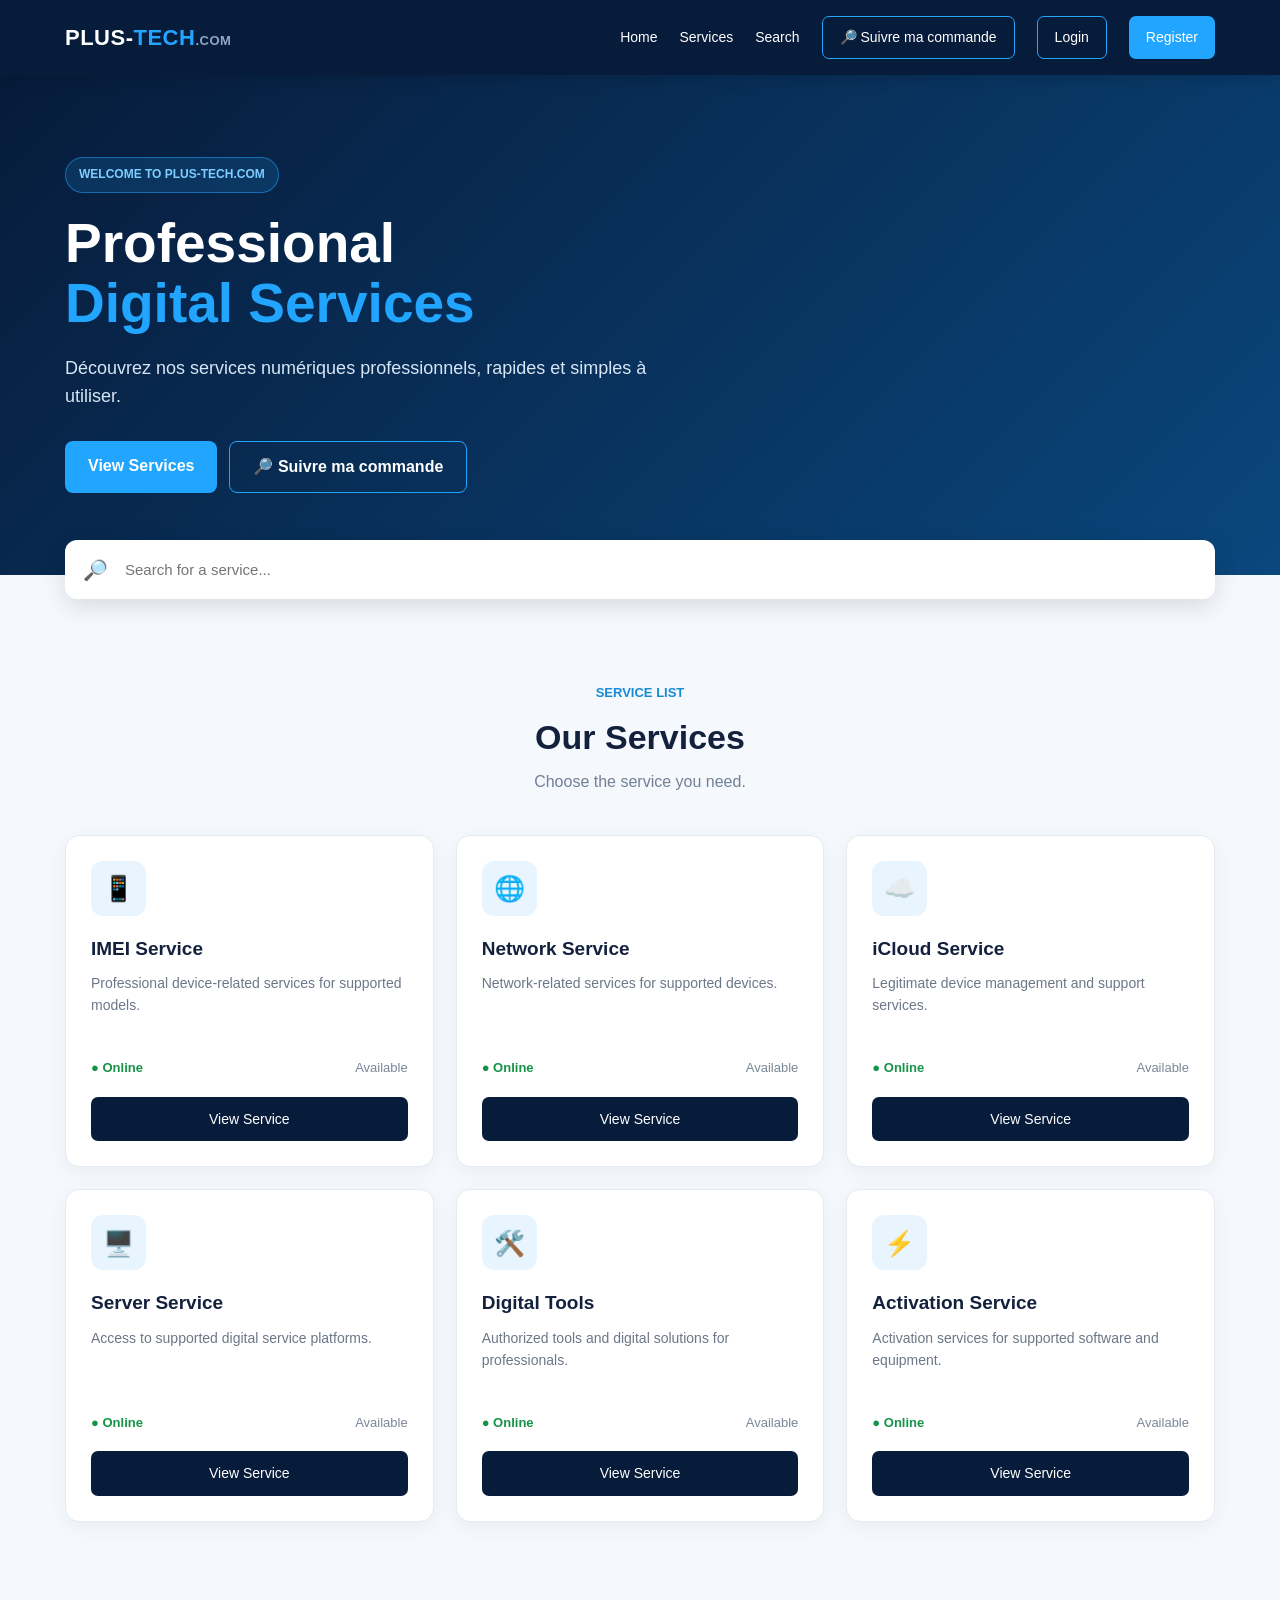
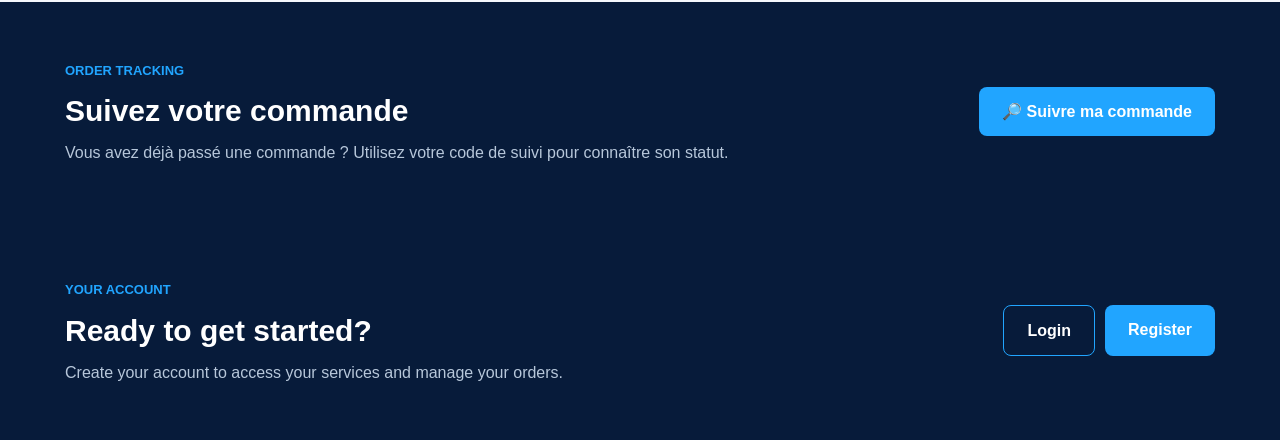
<file: index.html>
<!DOCTYPE html>
<html lang="fr">
<head>
  <meta charset="UTF-8">
  <meta name="viewport" content="width=device-width, initial-scale=1.0">

  <title>PLUS-TECH.COM | Professional Digital Services</title>
  <meta name="description" content="PLUS-TECH.COM - Professional digital services and solutions.">

  <link rel="stylesheet" href="style.css">
</head>

<body>

  <!-- HEADER -->
  <header class="header">
    <div class="container nav-container">

      <a href="#" class="logo">
        PLUS-<span>TECH</span><small>.COM</small>
      </a>

      <nav class="nav">
        <a href="#home">Home</a>
        <a href="services.html">Services</a>
        <a href="#search">Search</a>

        <!-- SUIVI -->
        <a href="suivi.html" class="login-btn">
          🔎 Suivre ma commande
        </a>

        <a href="#login" class="login-btn">Login</a>
        <a href="#register" class="register-btn">Register</a>
      </nav>

    </div>
  </header>


  <!-- HERO -->
  <main>

    <section class="hero" id="home">
      <div class="container hero-content">

        <div class="hero-text">

          <span class="badge">
            WELCOME TO PLUS-TECH.COM
          </span>

          <h1>
            Professional
            <span>Digital Services</span>
          </h1>

          <p>
            Découvrez nos services numériques professionnels,
            rapides et simples à utiliser.
          </p>

          <div class="hero-buttons">

            <a href="#services" class="primary-btn">
              View Services
            </a>

            <a href="suivi.html" class="secondary-btn">
              🔎 Suivre ma commande
            </a>

          </div>

        </div>

      </div>
    </section>


    <!-- SEARCH -->
    <section class="search-section" id="search">

      <div class="container">

        <div class="search-box">

          <span>🔎</span>

          <input
            type="text"
            id="serviceSearch"
            placeholder="Search for a service..."
          >

        </div>

      </div>

    </section>


    <!-- SERVICES -->
    <section
      class="services-section"
      id="services"
    >

      <div class="container">

        <div class="section-title">

          <span>SERVICE LIST</span>

          <h2>Our Services</h2>

          <p>
            Choose the service you need.
          </p>

        </div>


        <div
          class="services-grid"
          id="servicesGrid"
        >


          <!-- SERVICE 1 -->
          <article class="service-card">

            <div class="service-icon">
              📱
            </div>

            <h3>
              IMEI Service
            </h3>

            <p>
              Professional device-related services
              for supported models.
            </p>

            <div class="service-info">

              <span class="status">
                ● Online
              </span>

              <span>
                Available
              </span>

            </div>

            <a
              href="imei-service.html"
              class="service-btn"
            >
              View Service
            </a>

          </article>


          <!-- SERVICE 2 -->
          <article class="service-card">

            <div class="service-icon">
              🌐
            </div>

            <h3>
              Network Service
            </h3>

            <p>
              Network-related services for
              supported devices.
            </p>

            <div class="service-info">

              <span class="status">
                ● Online
              </span>

              <span>
                Available
              </span>

            </div>

            <a
              href="#"
              class="service-btn"
            >
              View Service
            </a>

          </article>


          <!-- SERVICE 3 -->
          <article class="service-card">

            <div class="service-icon">
              ☁️
            </div>

            <h3>
              iCloud Service
            </h3>

            <p>
              Legitimate device management
              and support services.
            </p>

            <div class="service-info">

              <span class="status">
                ● Online
              </span>

              <span>
                Available
              </span>

            </div>

            <a
              href="#"
              class="service-btn"
            >
              View Service
            </a>

          </article>


          <!-- SERVICE 4 -->
          <article class="service-card">

            <div class="service-icon">
              🖥️
            </div>

            <h3>
              Server Service
            </h3>

            <p>
              Access to supported digital
              service platforms.
            </p>

            <div class="service-info">

              <span class="status">
                ● Online
              </span>

              <span>
                Available
              </span>

            </div>

            <a
              href="#"
              class="service-btn"
            >
              View Service
            </a>

          </article>


          <!-- SERVICE 5 -->
          <article class="service-card">

            <div class="service-icon">
              🛠️
            </div>

            <h3>
              Digital Tools
            </h3>

            <p>
              Authorized tools and digital
              solutions for professionals.
            </p>

            <div class="service-info">

              <span class="status">
                ● Online
              </span>

              <span>
                Available
              </span>

            </div>

            <a
              href="#"
              class="service-btn"
            >
              View Service
            </a>

          </article>


          <!-- SERVICE 6 -->
          <article class="service-card">

            <div class="service-icon">
              ⚡
            </div>

            <h3>
              Activation Service
            </h3>

            <p>
              Activation services for supported
              software and equipment.
            </p>

            <div class="service-info">

              <span class="status">
                ● Online
              </span>

              <span>
                Available
              </span>

            </div>

            <a
              href="#"
              class="service-btn"
            >
              View Service
            </a>

          </article>


        </div>

      </div>

    </section>


    <!-- ORDER TRACKING -->
    <section class="account-section">

      <div class="container account-content">

        <div>

          <span>
            ORDER TRACKING
          </span>

          <h2>
            Suivez votre commande
          </h2>

          <p>
            Vous avez déjà passé une commande ?
            Utilisez votre code de suivi pour
            connaître son statut.
          </p>

        </div>


        <div class="account-buttons">

          <a
            href="suivi.html"
            class="primary-btn"
          >
            🔎 Suivre ma commande
          </a>

        </div>

      </div>

    </section>


    <!-- ACCOUNT -->
    <section class="account-section">

      <div class="container account-content">

        <div>

          <span>
            YOUR ACCOUNT
          </span>

          <h2>
            Ready to get started?
          </h2>

          <p>
            Create your account to access your services
            and manage your orders.
          </p>

        </div>


        <div class="account-buttons">

          <a
            href="#login"
            class="secondary-btn"
          >
            Login
          </a>

          <a
            href="#register"
            class="primary-btn"
          >
            Register
          </a>

        </div>
</file>
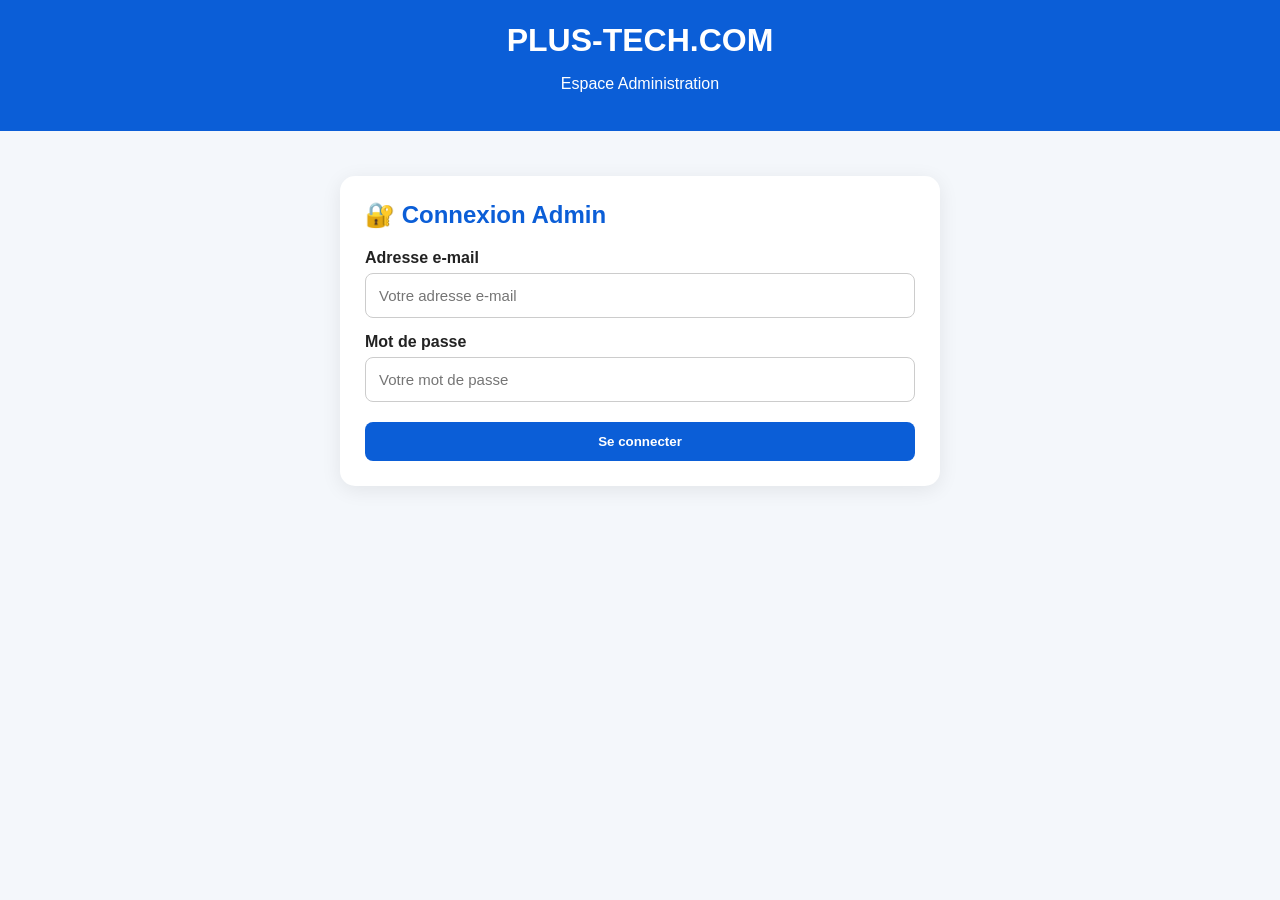
<file: admin.html>
<!DOCTYPE html>
<html lang="fr">
<head>
  <meta charset="UTF-8">
  <meta name="viewport" content="width=device-width, initial-scale=1.0">
  <title>Administration - PLUS-TECH.COM</title>

  <style>
    * {
      box-sizing: border-box;
    }

    body {
      margin: 0;
      font-family: Arial, sans-serif;
      background: #f4f7fb;
      color: #222;
    }

    header {
      background: #0b5ed7;
      color: white;
      text-align: center;
      padding: 22px 15px;
    }

    header h1 {
      margin: 0;
    }

    .container {
      max-width: 1200px;
      margin: 30px auto;
      padding: 15px;
    }

    .card {
      background: white;
      padding: 25px;
      border-radius: 15px;
      box-shadow: 0 4px 20px rgba(0,0,0,0.08);
    }

    h2 {
      color: #0b5ed7;
      margin-top: 0;
    }

    label {
      display: block;
      margin-top: 15px;
      margin-bottom: 6px;
      font-weight: bold;
    }

    input {
      width: 100%;
      padding: 13px;
      border: 1px solid #ccc;
      border-radius: 8px;
      font-size: 15px;
    }

    button {
      padding: 12px 18px;
      border: 0;
      border-radius: 8px;
      background: #0b5ed7;
      color: white;
      font-weight: bold;
      cursor: pointer;
    }

    button:disabled {
      background: #777;
      cursor: not-allowed;
    }

    .login-button {
      width: 100%;
      margin-top: 20px;
    }

    .logout {
      background: #dc3545;
      float: right;
    }

    .refresh {
      margin-bottom: 20px;
    }

    #loginPanel {
      max-width: 600px;
      margin: auto;
    }

    #adminPanel {
      display: none;
    }

    #message {
      margin-top: 18px;
      padding: 13px;
      border-radius: 8px;
      display: none;
      white-space: pre-wrap;
      word-break: break-word;
    }

    .error {
      display: block !important;
      background: #f8d7da;
      color: #842029;
    }

    .success {
      display: block !important;
      background: #d1e7dd;
      color: #0f5132;
    }

    .table-container {
      overflow-x: auto;
      margin-top: 20px;
    }

    table {
      width: 100%;
      min-width: 1050px;
      border-collapse: collapse;
    }

    th,
    td {
      padding: 12px;
      border-bottom: 1px solid #ddd;
      text-align: left;
      vertical-align: top;
    }

    th {
      background: #0b5ed7;
      color: white;
    }

    tr:hover {
      background: #f5f8ff;
    }

    .status-box {
      display: flex;
      flex-direction: column;
      gap: 8px;
      min-width: 150px;
    }

    .status-select {
      width: 100%;
      padding: 9px;
      border: 1px solid #ccc;
      border-radius: 7px;
      font-size: 14px;
      background: white;
    }

    .save-status {
      background: #198754;
      padding: 9px 12px;
      font-size: 13px;
    }

    .save-status:disabled {
      background: #777;
    }

    .empty {
      text-align: center;
      padding: 30px;
      color: #666;
    }

    .top-bar {
      overflow: hidden;
      margin-bottom: 20px;
    }

    .top-bar h2 {
      display: inline-block;
      margin: 0;
    }

    .date {
      white-space: nowrap;
    }

    #ordersMessage {
      margin-top: 10px;
      padding: 10px;
      border-radius: 8px;
      display: none;
    }

    @media (max-width: 700px) {
      .card {
        padding: 18px;
      }

      .top-bar h2 {
        display: block;
        margin-bottom: 15px;
      }

      .logout {
        float: none;
        width: 100%;
        margin-bottom: 15px;
      }
    }
  </style>
</head>

<body>

<header>
  <h1>PLUS-TECH.COM</h1>
  <p>Espace Administration</p>
</header>

<div class="container">

  <!-- CONNEXION -->
  <div class="card" id="loginPanel">

    <h2>🔐 Connexion Admin</h2>

    <form id="loginForm">

      <label for="email">Adresse e-mail</label>

      <input
        type="email"
        id="email"
        placeholder="Votre adresse e-mail"
        required
      >

      <label for="password">Mot de passe</label>

      <input
        type="password"
        id="password"
        placeholder="Votre mot de passe"
        required
      >

      <button
        type="submit"
        class="login-button"
        id="loginButton"
      >
        Se connecter
      </button>

    </form>

    <div id="message"></div>

  </div>


  <!-- ESPACE ADMIN -->
  <div class="card" id="adminPanel">

    <div class="top-bar">

      <button
        class="logout"
        id="logoutButton"
      >
        Se déconnecter
      </button>

      <h2>📋 Gestion des commandes</h2>

    </div>

    <button
      class="refresh"
      id="refreshButton"
    >
      🔄 Actualiser les commandes
    </button>

    <div id="ordersMessage"></div>

    <div class="table-container">

      <table>

        <thead>

          <tr>
            <th>Date</th>
            <th>Nom</th>
            <th>Téléphone</th>
            <th>Service</th>
            <th>IMEI</th>
            <th>Appareil</th>
            <th>Demande</th>
            <th>Statut</th>
          </tr>

        </thead>

        <tbody id="ordersBody">

          <tr>
            <td colspan="8" class="empty">
              Chargement des commandes...
            </td>
          </tr>

        </tbody>

      </table>

    </div>

  </div>

</div>


<script>

const SUPABASE_URL =
  "https://swbjlvwttlpjfrnvbrwv.supabase.co";

const SUPABASE_KEY =
  "sb_publishable_Pjp5z2zXmhft_bcuInMc2A_PKIEYRq1";


const loginForm =
  document.getElementById("loginForm");

const loginPanel =
  document.getElementById("loginPanel");

const adminPanel =
  document.getElementById("adminPanel");

const message =
  document.getElementById("message");

const loginButton =
  document.getElementById("loginButton");

const logoutButton =
  document.getElementById("logoutButton");

const refreshButton =
  document.getElementById("refreshButton");

const ordersBody =
  document.getElementById("ordersBody");


function showMessage(text, type) {

  message.textContent = text;
  message.className = type;
  message.style.display = "block";

}


function showOrdersMessage(text, type) {

  const box =
    document.getElementById("ordersMessage");

  box.textContent = text;
  box.className = type;
  box.style.display = "block";

}


function escapeHTML(value) {

  if (value === null || value === undefined) {
    return "";
  }

  return String(value)
    .replace(/&/g, "&amp;")
    .replace(/</g, "&lt;")
    .replace(/>/g, "&gt;")
    .replace(/"/g, "&quot;")
    .replace(/'/g, "&#039;");

}


/* =========================
   MODIFICATION DU STATUT
========================= */

async function updateOrderStatus(orderId, newStatus, button) {

  const accessToken =
    localStorage.getItem("plusTechAccessToken");

  if (!accessToken) {
    alert("Session expirée. Veuillez vous reconnecter.");
    return;
  }

  button.disabled = true;
  button.textContent = "⏳ Enregistrement...";

  try {

    const response = await fetch(
      SUPABASE_URL +
      "/rest/v1/orders?id=eq." +
      encodeURIComponent(orderId),
      {
        method: "PATCH",

        headers: {
          "apikey": SUPABASE_KEY,
          "Authorization": "Bearer " + accessToken,
          "Content-Type": "application/json",
          "Prefer": "return=minimal"
        },

        body: JSON.stringify({
          status: newStatus
        })
      }
    );

    const responseText =
      await response.text();

    if (!response.ok) {

      throw new Error(
        "Supabase (" +
        response.status +
        ") : " +
        responseText
      );

    }

    button.textContent = "✅ Enregistré";

    showOrdersMessage(
      "✅ Le statut de la commande a été mis à jour.",
      "success"
    );

    setTimeout(function() {
      button.textContent = "Enregistrer";
    }, 1500);

  } catch (error) {

    console.error(error);

    button.textContent = "❌ Erreur";

    showOrdersMessage(
      "❌ Impossible de modifier le statut : " +
      error.message,
      "error"
    );

    setTimeout(function() {
      button.textContent = "Enregistrer";
    }, 2000);

  } finally {

    button.disabled = false;

  }

}


/* =========================
   CHARGEMENT COMMANDES
========================= */

async function loadOrders() {

  const accessToken =
    localStorage.getItem("plusTechAccessToken");

  if (!accessToken) {
    return;
  }

  ordersBody.innerHTML = `
    <tr>
      <td colspan="8" class="empty">
        ⏳ Chargement des commandes...
      </td>
    </tr>
  `;

  refreshButton.disabled = true;
  refreshButton.textContent = "⏳ Chargement...";

  try {

    const response = await fetch(
      SUPABASE_URL +
      "/rest/v1/orders?select=*&order=created_at.desc",
      {
        method: "GET",

        headers: {
          "apikey": SUPABASE_KEY,
          "Authorization": "Bearer " + accessToken
        }
      }
    );

    const responseText =
      await response.text();

    if (!response.ok) {

      throw new Error(
        "Supabase (" +
        response.status +
        ") : " +
        responseText
      );

    }

    const orders =
      JSON.parse(responseText);

    if (!orders.length) {

      ordersBody.innerHTML = `
        <tr>
          <td colspan="8" class="empty">
            📭 Aucune commande enregistrée.
          </td>
        </tr>
      `;

      return;
    }

    ordersBody.innerHTML =
      orders.map(function(order) {

        const date =
          order.created_at
            ? new Date(order.created_at)
                .toLocaleString("fr-FR")
            : "—";

        const currentStatus =
          order.status || "Nouvelle";

        return `
          <tr>

            <td class="date">
              ${escapeHTML(date)}
            </td>

            <td>
              ${escapeHTML(order.full_name || "—")}
            </td>

            <td>
              ${escapeHTML(order.phone || "—")}
            </td>

            <td>
              ${escapeHTML(order.service || "—")}
            </td>

            <td>
              ${escapeHTML(order.imei || "—")}
            </td>

            <td>
              ${escapeHTML(order.device || "—")}
            </td>

            <td>
              ${escapeHTML(order.request || "—")}
            </td>

            <td>

              <div class="status-box">

                <select
                  class="status-select"
                  id="status-${escapeHTML(order.id)}"
                >

                  <option
                    value="Nouvelle"
                    ${currentStatus === "Nouvelle" ? "selected" : ""}
                  >
                    🆕 Nouvelle
                  </option>

                  <option
                    value="En cours"
                    ${currentStatus === "En cours" ? "selected" : ""}
                  >
                    🔄 En cours
                  </option>

                  <option
                    value="Terminée"
                    ${currentStatus === "Terminée" ? "selected" : ""}
                  >
                    ✅ Terminée
                  </option>

                  <option
                    value="Annulée"
                    ${currentStatus === "Annulée" ? "selected" : ""}
                  >
                    ❌ Annulée
                  </option>

                </select>

                <button
                  class="save-status"
                  data-order-id="${escapeHTML(order.id)}"
                >
                  Enregistrer
                </button>

              </div>

            </td>

          </tr>
        `;

      }).join("");


    /* Boutons Enregistrer */

    document
      .querySelectorAll(".save-status")
      .forEach(function(button) {

        button.addEventListener(
          "click",
          function() {

            const orderId =
              button.getAttribute("data-order-id");

            const select =
              document.getElementById(
                "status-" + orderId
              );

            if (!select) {
              return;
            }

            updateOrderStatus(
              orderId,
              select.value,
              button
            );

          }
        );

      });


  } catch (error) {

    console.error(error);

    ordersBody.innerHTML = `
      <tr>
        <td colspan="8" class="empty">
          ❌ Impossible de charger les commandes.
          <br><br>
          ${escapeHTML(error.message)}
        </td>
      </tr>
    `;

  } finally {

    refreshButton.disabled = false;

    refreshButton.textContent =
      "🔄 Actualiser les commandes";

  }

}


/* =========================
   CONNEXION
========================= */

loginForm.addEventListener(
  "submit",
  async function(event) {

    event.preventDefault();

    const email =
      document.getElementById("email")
        .value.trim();

    const password =
      document.getElementById("password")
        .value;

    if (
      SUPABASE_KEY ===
      "COLLE_ICI_TA_PUBLISHABLE_KEY"
    ) {

      showMessage(
        "❌ La Publishable key Supabase n'a pas été ajoutée.",
        "error"
      );

      return;
    }

    loginButton.disabled = true;

    loginButton.textContent =
      "⏳ Connexion...";

    try {

      const response = await fetch(
        SUPABASE_URL +
        "/auth/v1/token?grant_type=password",
        {
          method: "POST",

          headers: {
            "Content-Type": "application/json",
            "apikey": SUPABASE_KEY
          },

          body: JSON.stringify({
            email: email,
            password: password
          })
        }
      );

      const data =
        await response.json();

      if (!response.ok) {

        throw new Error(
          data.error_description ||
          data.msg ||
          data.message ||
          "Identifiants incorrects."
        );

      }

      localStorage.setItem(
        "plusTechAccessToken",
        data.access_token
      );

      loginPanel.style.display =
        "none";

      adminPanel.style.display =
        "block";

      await loadOrders();

    } catch (error) {

      showMessage(
        "❌ " + error.message,
        "error"
      );

    } finally {

      loginButton.disabled = false;

      loginButton.textContent =
        "Se connecter";

    }

  }
);


/* =========================
   ACTUALISER
========================= */

refreshButton.addEventListener(
  "click",
  loadOrders
);


/* =========================
   DÉCONNEXION
========================= */

logoutButton.addEventListener(
  "click",
  function() {

    localStorage.removeItem(
      "plusTechAccessToken"
    );

    adminPanel.style.display =
      "none";

    loginPanel.style.display =
      "block";

    loginForm.reset();

  }
);


/* =========================
   SESSION EXISTANTE
========================= */

if (
  localStorage.getItem(
    "plusTechAccessToken"
  )
) {

  loginPanel.style.display =
    "none";

  adminPanel.style.display =
    "block";

  loadOrders();

}

</script>

</body>
</html>
</file>
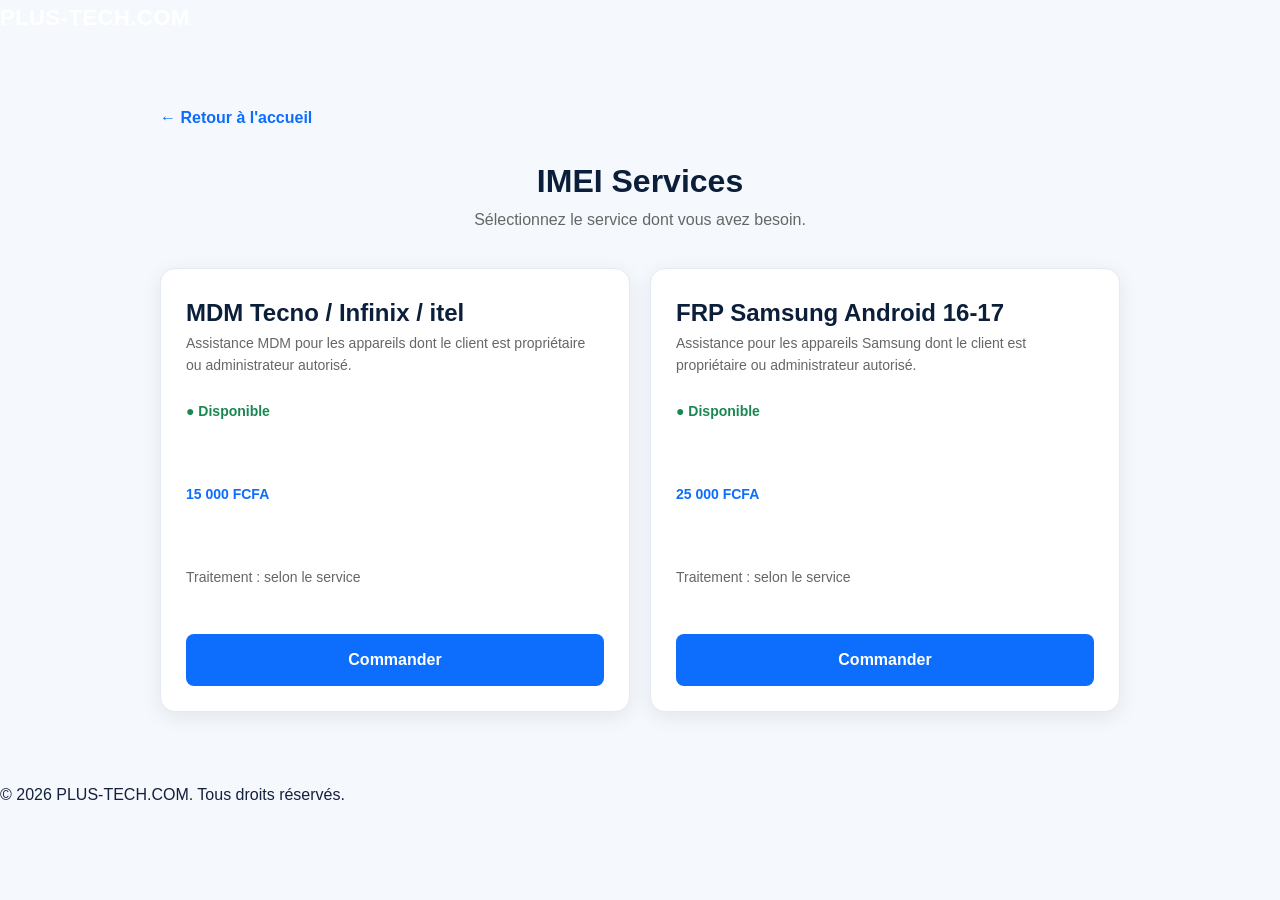
<file: imei-service.html>
<!DOCTYPE html>
<html lang="fr">
<head>
    <meta charset="UTF-8">
    <meta name="viewport" content="width=device-width, initial-scale=1.0">

    <title>IMEI Services - PLUS-TECH.COM</title>

    <link rel="stylesheet" href="style.css">

    <style>
        .service-container {
            max-width: 1000px;
            margin: 50px auto;
            padding: 20px;
        }

        .back-link {
            display: inline-block;
            margin-bottom: 25px;
            color: #0d6efd;
            text-decoration: none;
            font-weight: bold;
        }

        .service-header {
            text-align: center;
            margin-bottom: 35px;
        }

        .service-header h1 {
            color: #0b1f3a;
        }

        .service-header p {
            color: #666;
        }

        .service-list {
            display: grid;
            grid-template-columns: repeat(auto-fit, minmax(280px, 1fr));
            gap: 20px;
        }

        .service-card {
            background: white;
            padding: 25px;
            border-radius: 15px;
            box-shadow: 0 5px 20px rgba(0,0,0,0.08);
        }

        .service-card h2 {
            color: #0b1f3a;
            margin-top: 0;
        }

        .service-card p {
            color: #666;
        }

        .status {
            color: #198754 !important;
            font-weight: bold;
        }

        .price {
            font-size: 20px;
            font-weight: bold;
            color: #0d6efd !important;
            margin: 15px 0;
        }

        .order-btn {
            display: block;
            text-align: center;
            padding: 13px;
            background: #0d6efd;
            color: white !important;
            text-decoration: none;
            border-radius: 8px;
            font-weight: bold;
        }

        .order-btn:hover {
            opacity: 0.9;
        }
    </style>
</head>

<body>

<header>
    <div class="logo">PLUS-TECH.COM</div>
</header>

<main class="service-container">

    <a href="index.html" class="back-link">
        ← Retour à l'accueil
    </a>

    <div class="service-header">
        <h1>IMEI Services</h1>

        <p>
            Sélectionnez le service dont vous avez besoin.
        </p>
    </div>

    <div class="service-list">

        <!-- SERVICE 1 -->
        <div class="service-card">

            <h2>MDM Tecno / Infinix / itel</h2>

            <p>
                Assistance MDM pour les appareils dont le client
                est propriétaire ou administrateur autorisé.
            </p>

            <p class="status">
                ● Disponible
            </p>

            <p class="price">
                15 000 FCFA
            </p>

            <p>
                Traitement : selon le service
            </p>

            <a href="order.html?service=MDM%20Tecno%20%2F%20Infinix%20%2F%20itel"
               class="order-btn">
                Commander
            </a>

        </div>

        <!-- SERVICE 2 -->
        <div class="service-card">

            <h2>FRP Samsung Android 16-17</h2>

            <p>
                Assistance pour les appareils Samsung dont le client
                est propriétaire ou administrateur autorisé.
            </p>

            <p class="status">
                ● Disponible
            </p>

            <p class="price">
                25 000 FCFA
            </p>

            <p>
                Traitement : selon le service
            </p>

            <a href="order.html?service=FRP%20Samsung%20Android%2016-17"
               class="order-btn">
                Commander
            </a>

        </div>

    </div>

</main>

<footer>
    <p>© 2026 PLUS-TECH.COM. Tous droits réservés.</p>
</footer>

</body>
</html>
</file>
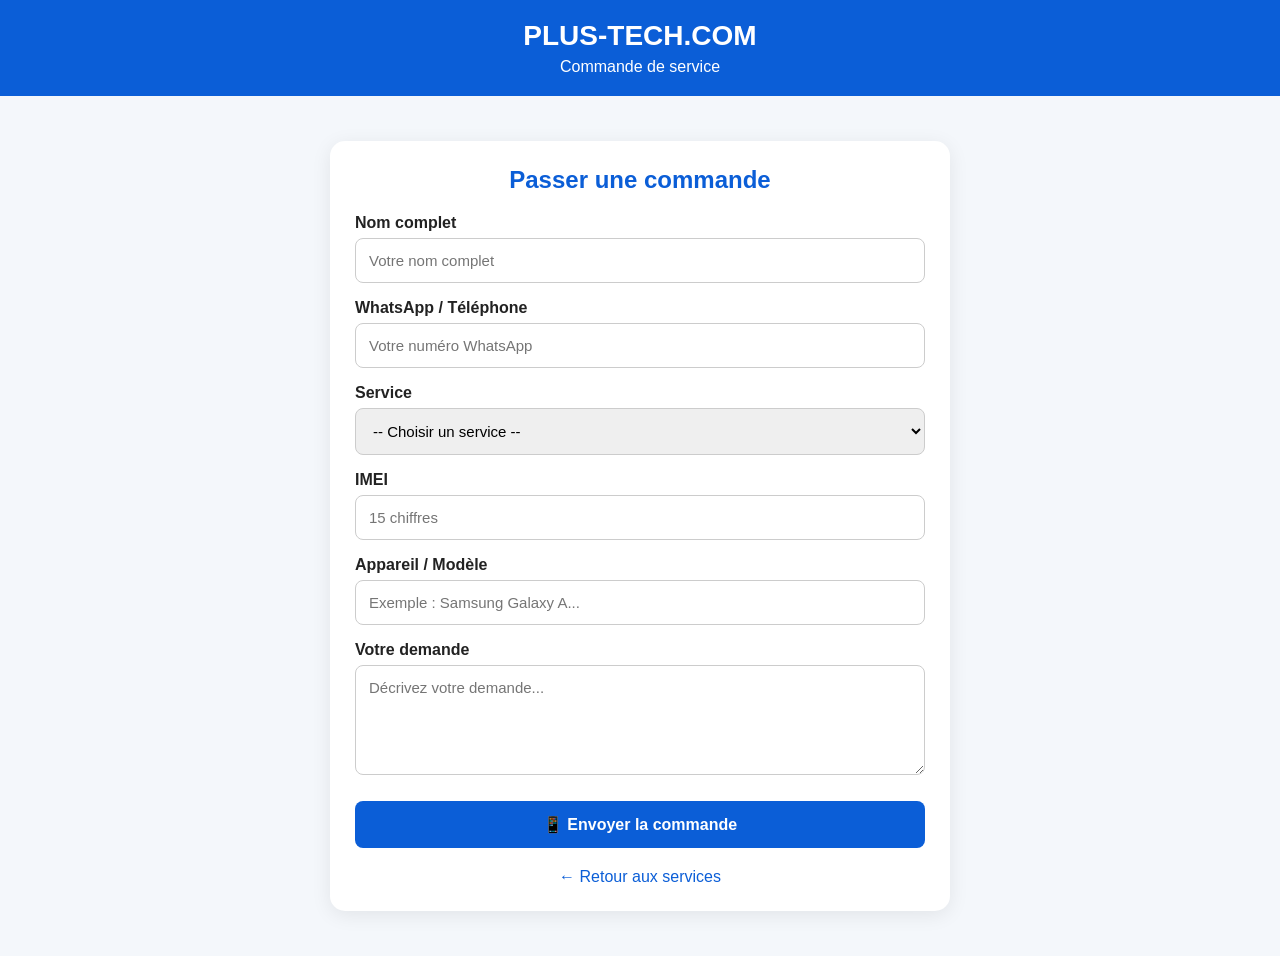
<file: order.html>
<!DOCTYPE html>
<html lang="fr">
<head>
  <meta charset="UTF-8">
  <meta name="viewport" content="width=device-width, initial-scale=1.0">

  <title>Commander - PLUS-TECH.COM</title>

  <style>
    * {
      box-sizing: border-box;
    }

    body {
      margin: 0;
      font-family: Arial, sans-serif;
      background: #f4f7fb;
      color: #222;
    }

    header {
      background: #0b5ed7;
      color: white;
      text-align: center;
      padding: 20px 15px;
    }

    header h1 {
      margin: 0;
      font-size: 28px;
    }

    header p {
      margin: 6px 0 0;
    }

    .container {
      max-width: 650px;
      margin: 30px auto;
      padding: 15px;
    }

    .card {
      background: white;
      padding: 25px;
      border-radius: 15px;
      box-shadow: 0 4px 20px rgba(0,0,0,.08);
    }

    h2 {
      text-align: center;
      color: #0b5ed7;
      margin-top: 0;
    }

    label {
      display: block;
      margin-top: 16px;
      margin-bottom: 6px;
      font-weight: bold;
    }

    input,
    select,
    textarea {
      width: 100%;
      padding: 13px;
      border: 1px solid #ccc;
      border-radius: 8px;
      font-size: 15px;
      font-family: Arial, sans-serif;
    }

    textarea {
      min-height: 110px;
      resize: vertical;
    }

    button {
      width: 100%;
      margin-top: 22px;
      padding: 14px;
      border: 0;
      border-radius: 8px;
      background: #0b5ed7;
      color: white;
      font-size: 16px;
      font-weight: bold;
      cursor: pointer;
    }

    button:disabled {
      background: #777;
    }

    #message {
      margin-top: 18px;
      padding: 14px;
      border-radius: 8px;
      display: none;
      white-space: pre-wrap;
      word-break: break-word;
    }

    .success {
      display: block !important;
      background: #d1e7dd;
      color: #0f5132;
    }

    .error {
      display: block !important;
      background: #f8d7da;
      color: #842029;
    }

    .back {
      display: block;
      margin-top: 20px;
      text-align: center;
      text-decoration: none;
      color: #0b5ed7;
    }

    .tracking-box {
      margin-top: 15px;
      padding: 15px;
      background: #eef5ff;
      border: 2px solid #0b5ed7;
      border-radius: 10px;
      text-align: center;
      font-weight: bold;
    }

    .tracking-code {
      display: block;
      margin-top: 8px;
      font-size: 24px;
      color: #0b5ed7;
      letter-spacing: 2px;
    }
  </style>
</head>

<body>

<header>
  <h1>PLUS-TECH.COM</h1>
  <p>Commande de service</p>
</header>

<div class="container">

  <div class="card">

    <h2>Passer une commande</h2>

    <form id="orderForm">

      <label for="full_name">Nom complet</label>
      <input
        type="text"
        id="full_name"
        placeholder="Votre nom complet"
        required
      >

      <label for="phone">WhatsApp / Téléphone</label>
      <input
        type="tel"
        id="phone"
        placeholder="Votre numéro WhatsApp"
        required
      >

      <label for="service">Service</label>

      <select id="service" required>

        <option value="">
          -- Choisir un service --
        </option>

        <option value="MDM Tecno / Infinix / itel">
          MDM Tecno / Infinix / itel - 15 000 FCFA
        </option>

        <option value="FRP Samsung Android 16-17">
          FRP Samsung Android 16-17 - 25 000 FCFA
        </option>

      </select>

      <label for="imei">IMEI</label>

      <input
        type="text"
        id="imei"
        inputmode="numeric"
        maxlength="15"
        placeholder="15 chiffres"
        required
      >

      <label for="device">Appareil / Modèle</label>

      <input
        type="text"
        id="device"
        placeholder="Exemple : Samsung Galaxy A..."
        required
      >

      <label for="request">Votre demande</label>

      <textarea
        id="request"
        placeholder="Décrivez votre demande..."
      ></textarea>

      <button
        type="submit"
        id="submitButton"
      >
        📱 Envoyer la commande
      </button>

    </form>

    <div id="message"></div>

    <a
      class="back"
      href="imei-service.html"
    >
      ← Retour aux services
    </a>

  </div>

</div>


<script>

/* ================================
   CONFIGURATION SUPABASE
================================ */

const SUPABASE_URL =
  "https://swbjlvwttlpjfrnvbrwv.supabase.co/rest/v1/";

/*
   COLLE ICI TA PUBLISHABLE KEY ACTUELLE
   (celle qui fonctionne déjà dans ton ancien order.html)
*/

const SUPABASE_KEY =
  "sb_publishable_Pjp5z2zXmhft_bcuInMc2A_PKIEYRq1";


/* ================================
   ÉLÉMENTS DE LA PAGE
================================ */

const form =
  document.getElementById("orderForm");

const message =
  document.getElementById("message");

const submitButton =
  document.getElementById("submitButton");


/* ================================
   MESSAGE
================================ */

function showMessage(text, type) {

  message.textContent = text;

  message.className = type;

  message.style.display = "block";
}


/* ================================
   GÉNÉRER CODE DE SUIVI
================================ */

function generateTrackingCode() {

  const chars =
    "ABCDEFGHJKLMNPQRSTUVWXYZ23456789";

  let code = "";

  for (let i = 0; i < 6; i++) {

    code +=
      chars[Math.floor(Math.random() * chars.length)];

  }

  return "PT-" + code;
}


/* ================================
   ENVOI DE LA COMMANDE
================================ */

form.addEventListener(
  "submit",
  async function(event) {

    event.preventDefault();


    /* Récupération des données */

    const fullName =
      document
        .getElementById("full_name")
        .value
        .trim();

    const phone =
      document
        .getElementById("phone")
        .value
        .trim();

    const service =
      document
        .getElementById("service")
        .value;

    const imei =
      document
        .getElementById("imei")
        .value
        .trim();

    const device =
      document
        .getElementById("device")
        .value
        .trim();

    const request =
      document
        .getElementById("request")
        .value
        .trim();


    /* Vérification */

    if (
      !fullName ||
      !phone ||
      !service ||
      !imei ||
      !device
    ) {

      showMessage(
        "❌ Merci de remplir tous les champs obligatoires.",
        "error"
      );

      return;
    }


    /* Vérification IMEI */

    if (!/^[0-9]{15}$/.test(imei)) {

      showMessage(
        "❌ L'IMEI doit contenir exactement 15 chiffres.",
        "error"
      );

      return;
    }


    /* Vérification clé */

    if (
      SUPABASE_KEY ===
      "COLLE_ICI_TA_PUBLISHABLE_KEY"
    ) {

      showMessage(
        "❌ La Publishable Key Supabase n'a pas encore été ajoutée dans order.html.",
        "error"
      );

      return;
    }


    /* Désactiver bouton */

    submitButton.disabled = true;

    submitButton.textContent =
      "⏳ Enregistrement...";


    /* ================================
       CRÉATION DU CODE DE SUIVI
    ================================= */

    const trackingCode =
      generateTrackingCode();


    /* ================================
       DONNÉES DE LA COMMANDE
    ================================= */

    const orderData = {

      full_name: fullName,

      phone: phone,

      service: service,

      imei: imei,

      device: device,

      request: request,

      status: "Nouvelle",

      tracking_code: trackingCode

    };


    try {


      /* ================================
         ENVOI À SUPABASE
      ================================= */

      const response =
        await fetch(
          SUPABASE_URL + "orders",
          {

            method: "POST",

            headers: {

              "Content-Type":
                "application/json",

              "apikey":
                SUPABASE_KEY,

              "Authorization":
                "Bearer " + SUPABASE_KEY,

              "Prefer":
                "return=minimal"

            },

            body:
              JSON.stringify(orderData)

          }
        );


      const responseText =
        await response.text();


      /* Erreur Supabase */

      if (!response.ok) {

        throw new Error(
          "Supabase (" +
          response.status +
          ") : " +
          responseText
        );

      }


      /* ================================
         MESSAGE DE SUCCÈS
      ================================= */

      message.innerHTML =

        "✅ <strong>Commande enregistrée avec succès !</strong>" +

        '<div class="tracking-box">' +

        "🔎 Votre code de suivi" +

        '<span class="tracking-code">' +

        trackingCode +

        "</span>" +

        "<small>Conservez bien ce code.</small>" +

        "</div>" +

        "<br>" +

        "Redirection vers WhatsApp...";


      message.className =
        "success";

      message.style.display =
        "block";


      /* ================================
         MESSAGE WHATSAPP
      ================================= */

      const whatsappMessage =

        "🛒 NOUVELLE COMMANDE - PLUS-TECH.COM\n\n" +

        "🔎 Code de suivi : " +
        trackingCode +
        "\n\n" +

        "Nom : " +
        fullName +
        "\n" +

        "Téléphone : " +
        phone +
        "\n" +

        "Service : " +
        service +
        "\n" +

        "IMEI : " +
        imei +
        "\n" +

        "Appareil : " +
        device +
        "\n" +

        "Demande : " +
        (
          request ||
          "Aucune précision"
        ) +
        "\n\n" +

        "Statut : Nouvelle";


      const whatsappURL =

        "https://wa.me/23672089545?text=" +

        encodeURIComponent(
          whatsappMessage
        );


      /* ================================
         REDIRECTION WHATSAPP
      ================================= */

      setTimeout(
        function() {

          window.location.href =
            whatsappURL;

        },
        2500
      );


    } catch (error) {


      console.error(
        "Erreur Supabase :",
        error
      );


      showMessage(
        "❌ " + error.message,
        "error"
      );


    } finally {


      submitButton.disabled =
        false;

      submitButton.textContent =
        "📱 Envoyer la commande";

    }

  }
);

</script>

</body>
</html>
</file>
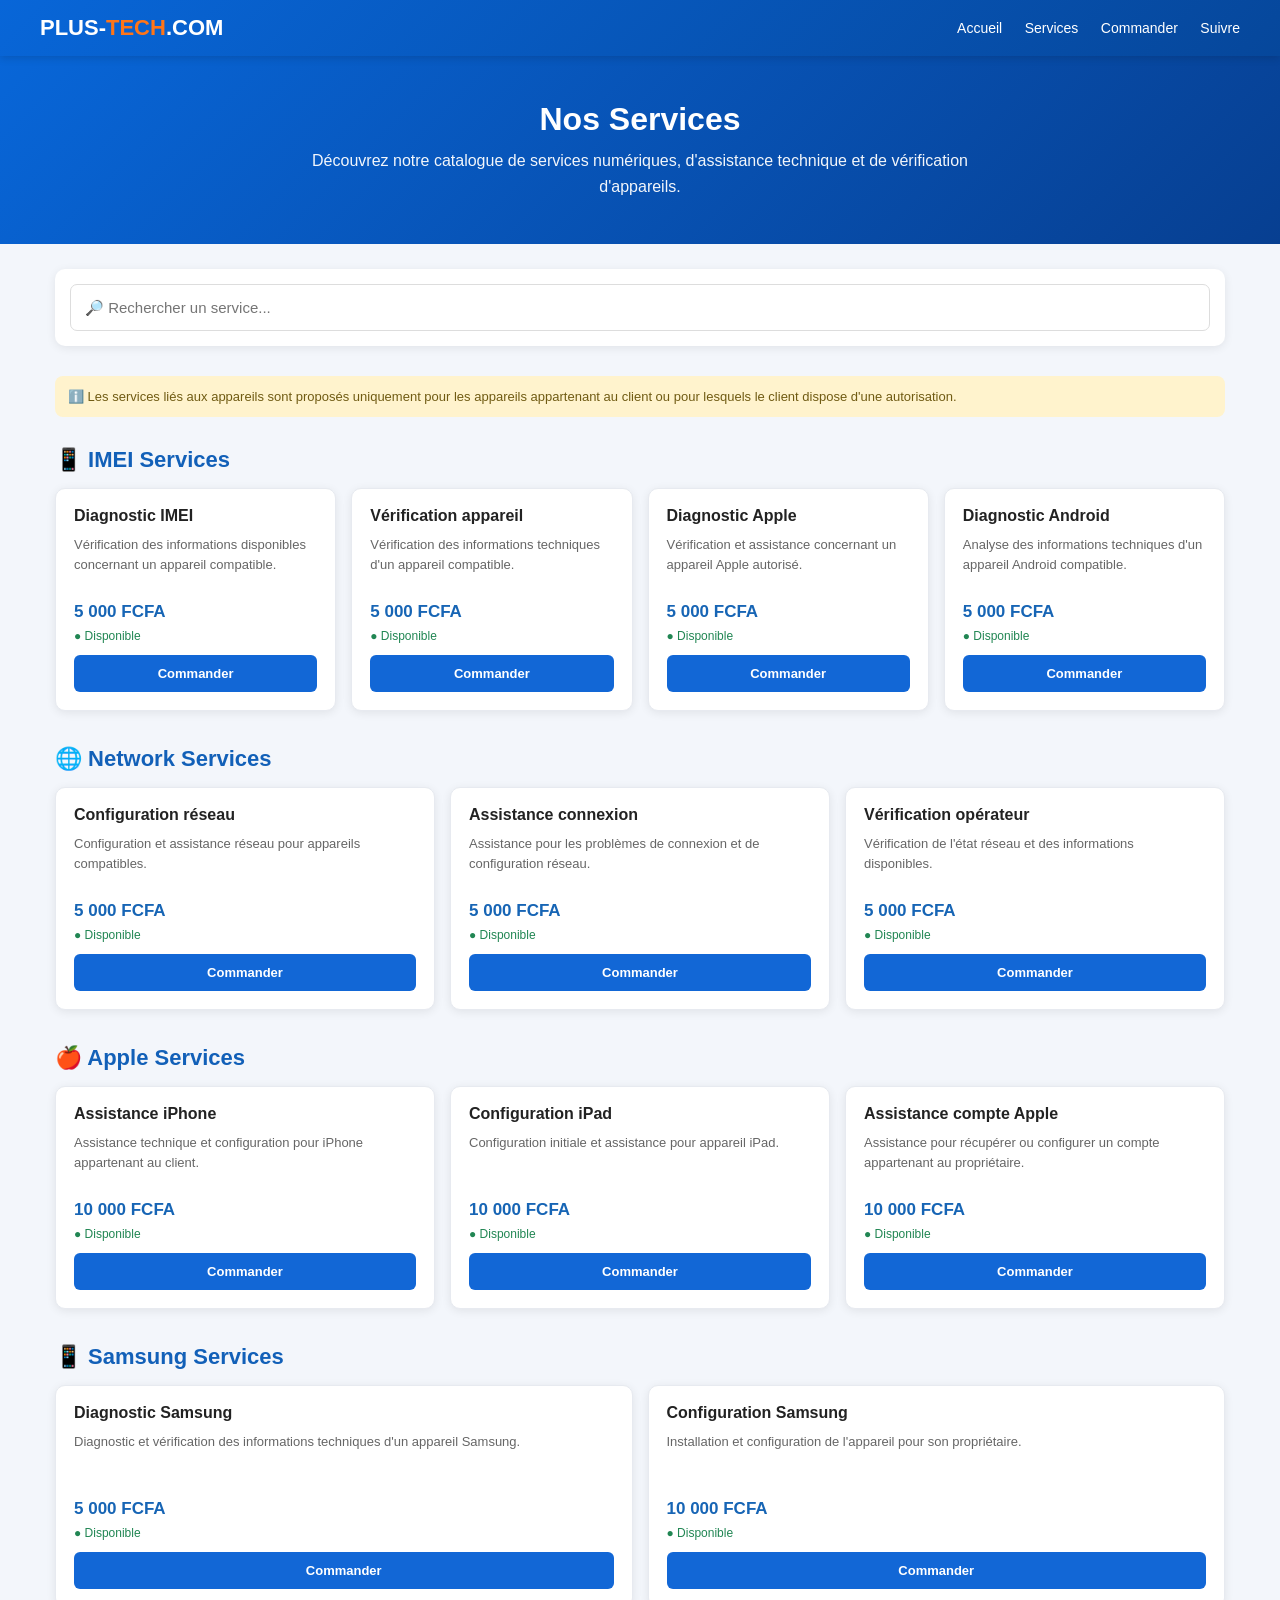
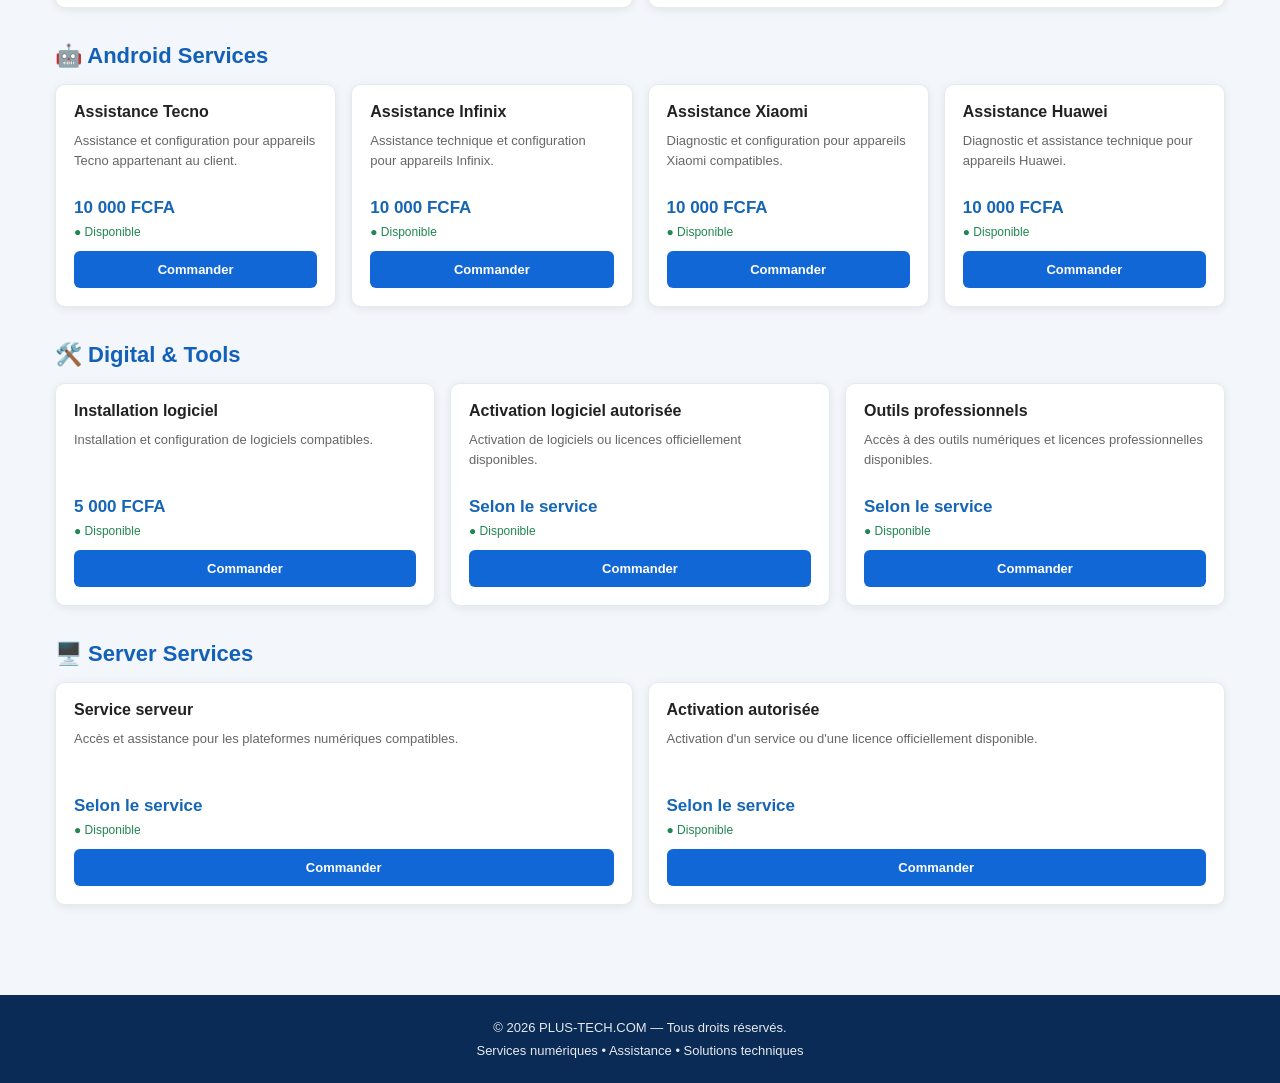
<file: services.html>
<!DOCTYPE html>
<html lang="fr">
<head>
<meta charset="UTF-8">
<meta name="viewport" content="width=device-width, initial-scale=1.0">
<title>Services — PLUS-TECH.COM</title>

<style>
*{
  box-sizing:border-box;
  margin:0;
  padding:0;
}

body{
  font-family:Arial,Helvetica,sans-serif;
  background:#f3f6fb;
  color:#222;
}

header{
  background:linear-gradient(135deg,#0866d8,#06479b);
  color:white;
  padding:15px 20px;
  position:sticky;
  top:0;
  z-index:100;
  box-shadow:0 2px 8px rgba(0,0,0,.15);
}

.header-content{
  max-width:1200px;
  margin:auto;
  display:flex;
  align-items:center;
  justify-content:space-between;
}

.logo{
  font-size:22px;
  font-weight:bold;
}

.logo span{
  color:#ff7518;
}

nav a{
  color:white;
  text-decoration:none;
  margin-left:18px;
  font-size:14px;
}

nav a:hover{
  text-decoration:underline;
}

.hero{
  background:linear-gradient(135deg,#0866d8,#073f91);
  color:white;
  text-align:center;
  padding:45px 20px;
}

.hero h1{
  font-size:32px;
  margin-bottom:10px;
}

.hero p{
  max-width:700px;
  margin:auto;
  line-height:1.6;
  opacity:.95;
}

.container{
  max-width:1200px;
  margin:auto;
  padding:25px 15px;
}

.search-box{
  background:white;
  padding:15px;
  border-radius:10px;
  box-shadow:0 2px 10px rgba(0,0,0,.08);
  margin-bottom:30px;
}

.search-box input{
  width:100%;
  padding:14px;
  border:1px solid #ddd;
  border-radius:7px;
  font-size:15px;
  outline:none;
}

.search-box input:focus{
  border-color:#0866d8;
}

.notice{
  background:#fff3cd;
  color:#705b13;
  padding:13px;
  border-radius:8px;
  margin-bottom:30px;
  font-size:13px;
}

.category{
  margin-bottom:35px;
}

.category-title{
  display:flex;
  align-items:center;
  gap:9px;
  color:#1260b8;
  font-size:22px;
  margin-bottom:15px;
}

.services-grid{
  display:grid;
  grid-template-columns:repeat(auto-fit,minmax(250px,1fr));
  gap:15px;
}

.service-card{
  background:white;
  border-radius:10px;
  padding:18px;
  box-shadow:0 2px 10px rgba(0,0,0,.08);
  border:1px solid #e7eaf0;
  transition:.2s;
}

.service-card:hover{
  transform:translateY(-3px);
  box-shadow:0 5px 16px rgba(0,0,0,.12);
}

.service-card h3{
  font-size:16px;
  margin-bottom:10px;
  color:#222;
}

.service-card p{
  color:#666;
  font-size:13px;
  line-height:1.5;
  min-height:55px;
}

.price{
  color:#1765b5;
  font-weight:bold;
  font-size:17px;
  margin:12px 0 7px;
}

.status{
  color:#218653;
  font-size:12px;
  margin-bottom:12px;
}

.order-btn{
  display:block;
  width:100%;
  text-align:center;
  background:#1267d6;
  color:white;
  padding:11px;
  border-radius:6px;
  text-decoration:none;
  font-weight:bold;
  font-size:13px;
}

.order-btn:hover{
  background:#0955b8;
}

footer{
  background:#092b55;
  color:white;
  text-align:center;
  padding:25px 15px;
  margin-top:30px;
}

footer p{
  font-size:13px;
  opacity:.9;
}

@media(max-width:600px){
  .header-content{
    flex-direction:column;
    gap:10px;
  }

  nav a{
    margin:0 6px;
    font-size:12px;
  }

  .hero h1{
    font-size:26px;
  }

  .services-grid{
    grid-template-columns:1fr;
  }
}
</style>
</head>

<body>

<header>
  <div class="header-content">

    <div class="logo">
      PLUS-<span>TECH</span>.COM
    </div>

    <nav>
      <a href="index.html">Accueil</a>
      <a href="services.html">Services</a>
      <a href="order.html">Commander</a>
      <a href="suivi.html">Suivre</a>
    </nav>

  </div>
</header>


<section class="hero">

  <h1>Nos Services</h1>

  <p>
    Découvrez notre catalogue de services numériques,
    d'assistance technique et de vérification d'appareils.
  </p>

</section>


<main class="container">

  <div class="search-box">
    <input
      type="search"
      id="search"
      placeholder="🔎 Rechercher un service..."
      onkeyup="searchServices()"
    >
  </div>


  <div class="notice">
    ℹ️ Les services liés aux appareils sont proposés uniquement
    pour les appareils appartenant au client ou pour lesquels
    le client dispose d'une autorisation.
  </div>


  <!-- IMEI -->

  <section class="category">

    <h2 class="category-title">
      📱 IMEI Services
    </h2>

    <div class="services-grid">

      <div class="service-card">
        <h3>Diagnostic IMEI</h3>
        <p>
          Vérification des informations disponibles
          concernant un appareil compatible.
        </p>
        <div class="price">5 000 FCFA</div>
        <div class="status">● Disponible</div>
        <a class="order-btn" href="order.html">
          Commander
        </a>
      </div>

      <div class="service-card">
        <h3>Vérification appareil</h3>
        <p>
          Vérification des informations techniques
          d'un appareil compatible.
        </p>
        <div class="price">5 000 FCFA</div>
        <div class="status">● Disponible</div>
        <a class="order-btn" href="order.html">
          Commander
        </a>
      </div>

      <div class="service-card">
        <h3>Diagnostic Apple</h3>
        <p>
          Vérification et assistance concernant
          un appareil Apple autorisé.
        </p>
        <div class="price">5 000 FCFA</div>
        <div class="status">● Disponible</div>
        <a class="order-btn" href="order.html">
          Commander
        </a>
      </div>

      <div class="service-card">
        <h3>Diagnostic Android</h3>
        <p>
          Analyse des informations techniques
          d'un appareil Android compatible.
        </p>
        <div class="price">5 000 FCFA</div>
        <div class="status">● Disponible</div>
        <a class="order-btn" href="order.html">
          Commander
        </a>
      </div>

    </div>

  </section>


  <!-- NETWORK -->

  <section class="category">

    <h2 class="category-title">
      🌐 Network Services
    </h2>

    <div class="services-grid">

      <div class="service-card">
        <h3>Configuration réseau</h3>
        <p>
          Configuration et assistance réseau
          pour appareils compatibles.
        </p>
        <div class="price">5 000 FCFA</div>
        <div class="status">● Disponible</div>
        <a class="order-btn" href="order.html">Commander</a>
      </div>

      <div class="service-card">
        <h3>Assistance connexion</h3>
        <p>
          Assistance pour les problèmes de connexion
          et de configuration réseau.
        </p>
        <div class="price">5 000 FCFA</div>
        <div class="status">● Disponible</div>
        <a class="order-btn" href="order.html">Commander</a>
      </div>

      <div class="service-card">
        <h3>Vérification opérateur</h3>
        <p>
          Vérification de l'état réseau et des
          informations disponibles.
        </p>
        <div class="price">5 000 FCFA</div>
        <div class="status">● Disponible</div>
        <a class="order-btn" href="order.html">Commander</a>
      </div>

    </div>

  </section>


  <!-- APPLE -->

  <section class="category">

    <h2 class="category-title">
      🍎 Apple Services
    </h2>

    <div class="services-grid">

      <div class="service-card">
        <h3>Assistance iPhone</h3>
        <p>
          Assistance technique et configuration
          pour iPhone appartenant au client.
        </p>
        <div class="price">10 000 FCFA</div>
        <div class="status">● Disponible</div>
        <a class="order-btn" href="order.html">Commander</a>
      </div>

      <div class="service-card">
        <h3>Configuration iPad</h3>
        <p>
          Configuration initiale et assistance
          pour appareil iPad.
        </p>
        <div class="price">10 000 FCFA</div>
        <div class="status">● Disponible</div>
        <a class="order-btn" href="order.html">Commander</a>
      </div>

      <div class="service-card">
        <h3>Assistance compte Apple</h3>
        <p>
          Assistance pour récupérer ou configurer
          un compte appartenant au propriétaire.
        </p>
        <div class="price">10 000 FCFA</div>
        <div class="status">● Disponible</div>
        <a class="order-btn" href="order.html">Commander</a>
      </div>

    </div>

  </section>


  <!-- SAMSUNG -->

  <section class="category">

    <h2 class="category-title">
      📱 Samsung Services
    </h2>

    <div class="services-grid">

      <div class="service-card">
        <h3>Diagnostic Samsung</h3>
        <p>
          Diagnostic et vérification des informations
          techniques d'un appareil Samsung.
        </p>
        <div class="price">5 000 FCFA</div>
        <div class="status">● Disponible</div>
        <a class="order-btn" href="order.html">Commander</a>
      </div>

      <div class="service-card">
        <h3>Configuration Samsung</h3>
        <p>
          Installation et configuration de l'appareil
          pour son propriétaire.
        </p>
        <div class="price">10 000 FCFA</div>
        <div class="status">● Disponible</div>
        <a class="order-btn" href="order.html">Commander</a>
      </div>

    </div>

  </section>


  <!-- ANDROID -->

  <section class="category">

    <h2 class="category-title">
      🤖 Android Services
    </h2>

    <div class="services-grid">

      <div class="service-card">
        <h3>Assistance Tecno</h3>
        <p>
          Assistance et configuration pour appareils
          Tecno appartenant au client.
        </p>
        <div class="price">10 000 FCFA</div>
        <div class="status">● Disponible</div>
        <a class="order-btn" href="order.html">Commander</a>
      </div>

      <div class="service-card">
        <h3>Assistance Infinix</h3>
        <p>
          Assistance technique et configuration
          pour appareils Infinix.
        </p>
        <div class="price">10 000 FCFA</div>
        <div class="status">● Disponible</div>
        <a class="order-btn" href="order.html">Commander</a>
      </div>

      <div class="service-card">
        <h3>Assistance Xiaomi</h3>
        <p>
          Diagnostic et configuration pour appareils
          Xiaomi compatibles.
        </p>
        <div class="price">10 000 FCFA</div>
        <div class="status">● Disponible</div>
        <a class="order-btn" href="order.html">Commander</a>
      </div>

      <div class="service-card">
        <h3>Assistance Huawei</h3>
        <p>
          Diagnostic et assistance technique
          pour appareils Huawei.
        </p>
        <div class="price">10 000 FCFA</div>
        <div class="status">● Disponible</div>
        <a class="order-btn" href="order.html">Commander</a>
      </div>

    </div>

  </section>


  <!-- DIGITAL -->

  <section class="category">

    <h2 class="category-title">
      🛠️ Digital & Tools
    </h2>

    <div class="services-grid">

      <div class="service-card">
        <h3>Installation logiciel</h3>
        <p>
          Installation et configuration de logiciels
          compatibles.
        </p>
        <div class="price">5 000 FCFA</div>
        <div class="status">● Disponible</div>
        <a class="order-btn" href="order.html">Commander</a>
      </div>

      <div class="service-card">
        <h3>Activation logiciel autorisée</h3>
        <p>
          Activation de logiciels ou licences
          officiellement disponibles.
        </p>
        <div class="price">Selon le service</div>
        <div class="status">● Disponible</div>
        <a class="order-btn" href="order.html">Commander</a>
      </div>

      <div class="service-card">
        <h3>Outils professionnels</h3>
        <p>
          Accès à des outils numériques et licences
          professionnelles disponibles.
        </p>
        <div class="price">Selon le service</div>
        <div class="status">● Disponible</div>
        <a class="order-btn" href="order.html">Commander</a>
      </div>

    </div>

  </section>


  <!-- SERVER -->

  <section class="category">

    <h2 class="category-title">
      🖥️ Server Services
    </h2>

    <div class="services-grid">

      <div class="service-card">
        <h3>Service serveur</h3>
        <p>
          Accès et assistance pour les plateformes
          numériques compatibles.
        </p>
        <div class="price">Selon le service</div>
        <div class="status">● Disponible</div>
        <a class="order-btn" href="order.html">Commander</a>
      </div>

      <div class="service-card">
        <h3>Activation autorisée</h3>
        <p>
          Activation d'un service ou d'une licence
          officiellement disponible.
        </p>
        <div class="price">Selon le service</div>
        <div class="status">● Disponible</div>
        <a class="order-btn" href="order.html">Commander</a>
      </div>

    </div>

  </section>

</main>


<footer>

  <p>
    © 2026 PLUS-TECH.COM — Tous droits réservés.
  </p>

  <p style="margin-top:8px;">
    Services numériques • Assistance • Solutions techniques
  </p>

</footer>


<script>

function searchServices(){

  const input =
    document.getElementById("search")
    .value
    .toLowerCase();

  const cards =
    document.querySelectorAll(".service-card");

  cards.forEach(function(card){

    const text =
      card.innerText.toLowerCase();

    if(text.includes(input)){
      card.style.display = "";
    }else{
      card.style.display = "none";
    }

  });

}

</script>

</body>
</html>
</file>
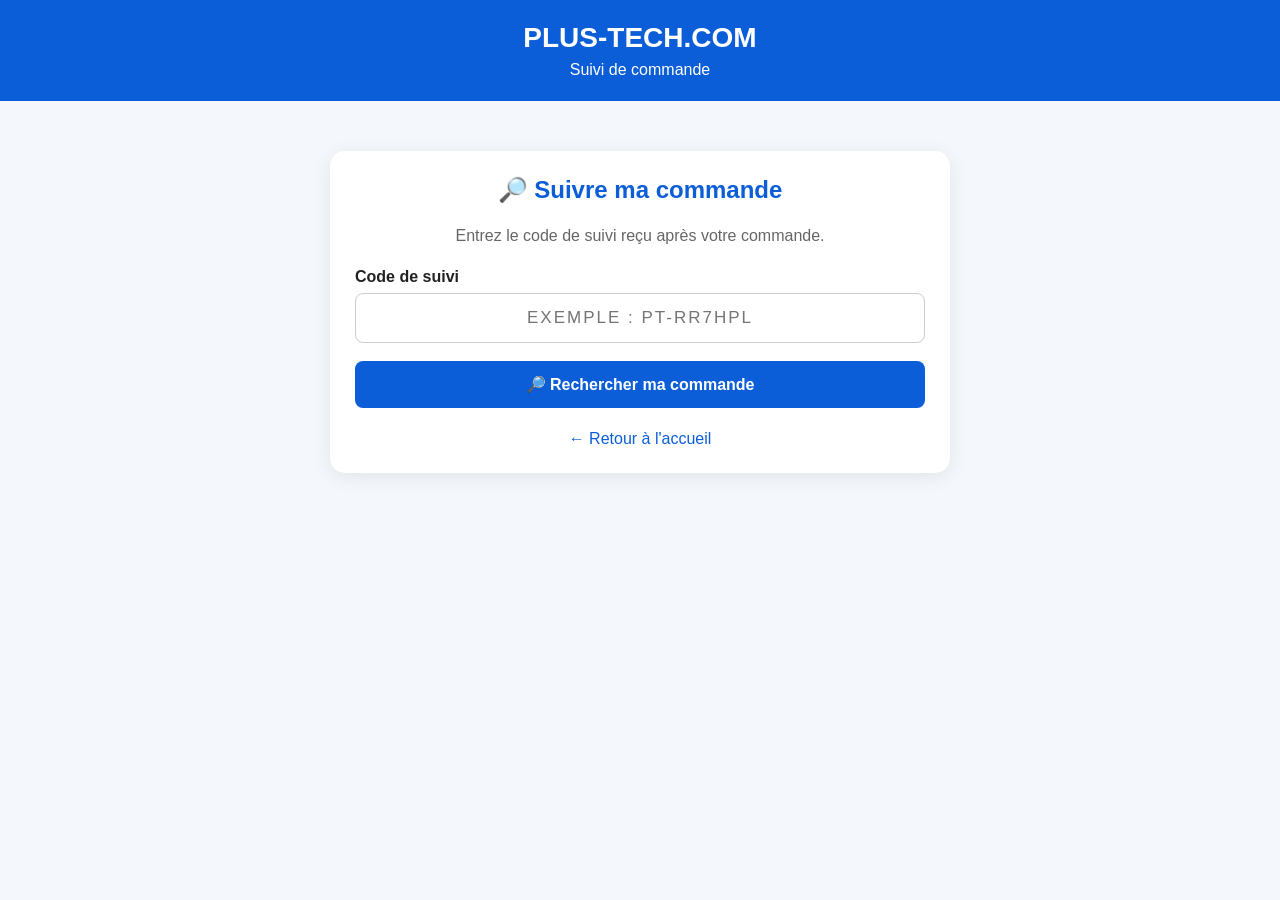
<file: suivi.html>
<!DOCTYPE html>
<html lang="fr">
<head>
  <meta charset="UTF-8">
  <meta name="viewport" content="width=device-width, initial-scale=1.0">

  <title>Suivre ma commande - PLUS-TECH.COM</title>

  <style>
    * {
      box-sizing: border-box;
    }

    body {
      margin: 0;
      font-family: Arial, sans-serif;
      background: #f4f7fb;
      color: #222;
    }

    header {
      background: #0b5ed7;
      color: white;
      text-align: center;
      padding: 22px 15px;
    }

    header h1 {
      margin: 0;
      font-size: 28px;
    }

    header p {
      margin: 7px 0 0;
    }

    .container {
      max-width: 650px;
      margin: 35px auto;
      padding: 15px;
    }

    .card {
      background: white;
      padding: 25px;
      border-radius: 15px;
      box-shadow: 0 4px 20px rgba(0,0,0,.08);
    }

    h2 {
      text-align: center;
      color: #0b5ed7;
      margin-top: 0;
    }

    .intro {
      text-align: center;
      color: #666;
      line-height: 1.5;
    }

    label {
      display: block;
      margin-top: 20px;
      margin-bottom: 7px;
      font-weight: bold;
    }

    input {
      width: 100%;
      padding: 14px;
      border: 1px solid #ccc;
      border-radius: 8px;
      font-size: 17px;
      text-align: center;
      letter-spacing: 2px;
      text-transform: uppercase;
    }

    button {
      width: 100%;
      margin-top: 18px;
      padding: 14px;
      border: 0;
      border-radius: 8px;
      background: #0b5ed7;
      color: white;
      font-size: 16px;
      font-weight: bold;
      cursor: pointer;
    }

    button:disabled {
      background: #777;
    }

    #message {
      margin-top: 18px;
      padding: 14px;
      border-radius: 8px;
      display: none;
      text-align: center;
    }

    .error {
      display: block !important;
      background: #f8d7da;
      color: #842029;
    }

    .result {
      margin-top: 20px;
      display: none;
    }

    .result-card {
      background: #eef5ff;
      border: 2px solid #0b5ed7;
      border-radius: 12px;
      padding: 20px;
    }

    .tracking-code {
      text-align: center;
      color: #0b5ed7;
      font-size: 24px;
      font-weight: bold;
      letter-spacing: 2px;
      margin-bottom: 20px;
    }

    .info {
      padding: 12px 0;
      border-bottom: 1px solid #d5e2f5;
    }

    .info:last-child {
      border-bottom: none;
    }

    .info strong {
      display: block;
      margin-bottom: 5px;
      color: #555;
    }

    .status {
      display: inline-block;
      padding: 8px 14px;
      border-radius: 20px;
      font-weight: bold;
    }

    .status-new {
      background: #fff3cd;
      color: #664d03;
    }

    .status-progress {
      background: #cff4fc;
      color: #055160;
    }

    .status-done {
      background: #d1e7dd;
      color: #0f5132;
    }

    .status-cancelled {
      background: #f8d7da;
      color: #842029;
    }

    .back {
      display: block;
      margin-top: 22px;
      text-align: center;
      text-decoration: none;
      color: #0b5ed7;
    }

    .steps {
      display: flex;
      justify-content: space-between;
      margin-top: 25px;
      gap: 5px;
    }

    .step {
      flex: 1;
      text-align: center;
      font-size: 12px;
      color: #999;
    }

    .circle {
      width: 34px;
      height: 34px;
      line-height: 34px;
      margin: 0 auto 6px;
      border-radius: 50%;
      background: #ddd;
      color: #666;
      font-weight: bold;
    }

    .step.active .circle {
      background: #0b5ed7;
      color: white;
    }

    .step.active {
      color: #0b5ed7;
      font-weight: bold;
    }

    .cancelled-message {
      margin-top: 18px;
      padding: 12px;
      border-radius: 8px;
      background: #f8d7da;
      color: #842029;
      text-align: center;
      font-weight: bold;
    }
  </style>
</head>

<body>

<header>
  <h1>PLUS-TECH.COM</h1>
  <p>Suivi de commande</p>
</header>

<div class="container">

  <div class="card">

    <h2>🔎 Suivre ma commande</h2>

    <p class="intro">
      Entrez le code de suivi reçu après votre commande.
    </p>

    <label for="trackingCode">
      Code de suivi
    </label>

    <input
      type="text"
      id="trackingCode"
      placeholder="Exemple : PT-RR7HPL"
      maxlength="9"
      autocomplete="off"
    >

    <button
      id="searchButton"
      type="button"
    >
      🔎 Rechercher ma commande
    </button>

    <div id="message"></div>

    <div
      id="result"
      class="result"
    >

      <div class="result-card">

        <div
          id="displayCode"
          class="tracking-code"
        ></div>

        <div class="info">
          <strong>Service</strong>
          <span id="displayService"></span>
        </div>

        <div class="info">
          <strong>Appareil</strong>
          <span id="displayDevice"></span>
        </div>

        <div class="info">
          <strong>Statut</strong>
          <span id="displayStatus"></span>
        </div>

        <div class="info">
          <strong>Date de commande</strong>
          <span id="displayDate"></span>
        </div>

        <div
          id="stepsContainer"
          class="steps"
        >

          <div
            id="stepNew"
            class="step"
          >
            <div class="circle">1</div>
            Nouvelle
          </div>

          <div
            id="stepProgress"
            class="step"
          >
            <div class="circle">2</div>
            En cours
          </div>

          <div
            id="stepDone"
            class="step"
          >
            <div class="circle">3</div>
            Terminée
          </div>

        </div>

        <div
          id="cancelledMessage"
          class="cancelled-message"
          style="display:none;"
        >
          ❌ Cette commande a été annulée.
        </div>

      </div>

    </div>

    <a
      class="back"
      href="index.html"
    >
      ← Retour à l'accueil
    </a>

  </div>

</div>


<script>

/* =====================================
   SUPABASE
===================================== */

const SUPABASE_URL =
  "https://swbjlvwttlpjfrnvbrwv.supabase.co";

const SUPABASE_KEY =
  "sb_publishable_Pjp5z2zXmhft_bcuInMc2A_PKIEYRq1";


/* =====================================
   ÉLÉMENTS
===================================== */

const trackingInput =
  document.getElementById("trackingCode");

const searchButton =
  document.getElementById("searchButton");

const message =
  document.getElementById("message");

const result =
  document.getElementById("result");


/* =====================================
   MESSAGE ERREUR
===================================== */

function showError(text) {

  message.textContent = text;

  message.className = "error";

  message.style.display = "block";
}


/* =====================================
   CACHER MESSAGE
===================================== */

function hideMessage() {

  message.textContent = "";

  message.className = "";

  message.style.display = "none";
}


/* =====================================
   ÉCHAPPER HTML
===================================== */

function escapeHTML(value) {

  const div =
    document.createElement("div");

  div.textContent =
    value == null ? "" : String(value);

  return div.innerHTML;
}


/* =====================================
   STATUT
===================================== */

function displayStatus(status) {

  const statusElement =
    document.getElementById("displayStatus");

  statusElement.className =
    "status";


  if (status === "Nouvelle") {

    statusElement.classList.add(
      "status-new"
    );

    statusElement.textContent =
      "🆕 Nouvelle";

  }

  else if (status === "En cours") {

    statusElement.classList.add(
      "status-progress"
    );

    statusElement.textContent =
      "🔄 En cours";

  }

  else if (status === "Terminée") {

    statusElement.classList.add(
      "status-done"
    );

    statusElement.textContent =
      "✅ Terminée";

  }

  else if (status === "Annulée") {

    statusElement.classList.add(
      "status-cancelled"
    );

    statusElement.textContent =
      "❌ Annulée";

  }

  else {

    statusElement.textContent =
      status || "Inconnu";

  }

}


/* =====================================
   PROGRESSION
===================================== */

function updateSteps(status) {

  const stepNew =
    document.getElementById("stepNew");

  const stepProgress =
    document.getElementById("stepProgress");

  const stepDone =
    document.getElementById("stepDone");

  const cancelled =
    document.getElementById(
      "cancelledMessage"
    );


  stepNew.classList.remove("active");

  stepProgress.classList.remove("active");

  stepDone.classList.remove("active");

  cancelled.style.display =
    "none";


  if (status === "Nouvelle") {

    stepNew.classList.add("active");

  }

  else if (status === "En cours") {

    stepNew.classList.add("active");

    stepProgress.classList.add(
      "active"
    );

  }

  else if (status === "Terminée") {

    stepNew.classList.add("active");

    stepProgress.classList.add(
      "active"
    );

    stepDone.classList.add("active");

  }

  else if (status === "Annulée") {

    cancelled.style.display =
      "block";

  }

}


/* =====================================
   RECHERCHE
===================================== */

async function searchOrder() {

  hideMessage();

  result.style.display =
    "none";


  let code =
    trackingInput.value.trim().toUpperCase();


  /* Accepter PT-XXXXXX */

  if (!code) {

    showError(
      "❌ Entrez votre code de suivi."
    );

    return;
  }


  if (!/^PT-[A-Z0-9]{6}$/.test(code)) {

    showError(
      "❌ Code invalide. Exemple : PT-RR7HPL"
    );

    return;
  }


  if (
    SUPABASE_KEY ===
    "COLLE_ICI_TA_PUBLISHABLE_KEY"
  ) {

    showError(
      "❌ La Publishable Key Supabase n'a pas encore été ajoutée."
    );

    return;
  }


  searchButton.disabled =
    true;

  searchButton.textContent =
    "⏳ Recherche...";


  try {

    const response =
      await fetch(
        SUPABASE_URL +
        "/rest/v1/rpc/get_order_status",
        {

          method: "POST",

          headers: {

            "Content-Type":
              "application/json",

            "apikey":
              SUPABASE_KEY,

            "Authorization":
              "Bearer " + SUPABASE_KEY

          },

          body:
            JSON.stringify({
              p_tracking_code: code
            })

        }
      );


    const responseText =
      await response.text();


    if (!response.ok) {

      throw new Error(
        "Supabase (" +
        response.status +
        ") : " +
        responseText
      );

    }


    const data =
      responseText
        ? JSON.parse(responseText)
        : [];


    if (
      !Array.isArray(data) ||
      data.length === 0
    ) {

      showError(
        "❌ Aucun commande trouvée avec ce code de suivi."
      );

      return;
    }


    const order =
      data[0];


    /* =================================
       AFFICHAGE
    ================================= */

    document.getElementById(
      "displayCode"
    ).textContent =
      order.tracking_code;


    document.getElementById(
      "displayService"
    ).textContent =
      order.service || "-";


    document.getElementById(
      "displayDevice"
    ).textContent =
      order.device || "-";


    displayStatus(
      order.status
    );


    /* Date */

    if (order.created_at) {

      const date =
        new Date(order.created_at);

      document.getElementById(
        "displayDate"
      ).textContent =
        date.toLocaleString(
          "fr-FR"
        );

    }

    else {

      document.getElementById(
        "displayDate"
      ).textContent =
        "-";

    }


    updateSteps(
      order.status
    );


    result.style.display =
      "block";


  }

  catch (error) {

    console.error(
      "Erreur suivi :",
      error
    );

    showError(
      "❌ Impossible de rechercher la commande.\n" +
      error.message
    );

  }

  finally {

    searchButton.disabled =
      false;

    searchButton.textContent =
      "🔎 Rechercher ma commande";

  }

}


/* =====================================
   BOUTON
===================================== */

searchButton.addEventListener(
  "click",
  searchOrder
);


/* =====================================
   TOUCHE ENTRÉE
===================================== */

trackingInput.addEventListener(
  "keydown",
  function(event) {

    if (event.key === "Enter") {

      searchOrder();

    }

  }
);

</script>

</body>
</html>
</file>
<file: style.css>
* {
  margin: 0;
  padding: 0;
  box-sizing: border-box;
}

html {
  scroll-behavior: smooth;
}

body {
  font-family: Arial, Helvetica, sans-serif;
  background: #f5f8fc;
  color: #14213d;
  line-height: 1.6;
}

a {
  text-decoration: none;
}

.container {
  width: 90%;
  max-width: 1150px;
  margin: auto;
}


/* =========================
   HEADER
========================= */

.header {
  background: #071b3a;
  height: 75px;
  display: flex;
  align-items: center;
  position: sticky;
  top: 0;
  z-index: 1000;
  box-shadow: 0 3px 15px rgba(0, 0, 0, 0.15);
}

.nav-container {
  display: flex;
  align-items: center;
  justify-content: space-between;
}

.logo {
  color: white;
  font-size: 22px;
  font-weight: 800;
  letter-spacing: 0.5px;
}

.logo span {
  color: #21a5ff;
}

.logo small {
  color: #8da9c7;
  font-size: 13px;
}

.nav {
  display: flex;
  align-items: center;
  gap: 22px;
}

.nav a {
  color: white;
  font-size: 14px;
  transition: 0.3s;
}

.nav a:hover {
  color: #21a5ff;
}

.login-btn {
  border: 1px solid #21a5ff;
  padding: 9px 17px;
  border-radius: 7px;
}

.register-btn {
  background: #21a5ff;
  padding: 10px 17px;
  border-radius: 7px;
}


/* =========================
   HERO
========================= */

.hero {
  min-height: 500px;
  display: flex;
  align-items: center;
  background:
    linear-gradient(
      135deg,
      #071b3a,
      #0a477d
    );
  color: white;
}

.hero-content {
  padding: 80px 0;
}

.hero-text {
  max-width: 700px;
}

.badge {
  display: inline-block;
  background: rgba(33, 165, 255, 0.15);
  border: 1px solid rgba(33, 165, 255, 0.5);
  color: #7dceff;
  padding: 7px 13px;
  border-radius: 30px;
  font-size: 12px;
  font-weight: bold;
  margin-bottom: 20px;
}

.hero h1 {
  font-size: 55px;
  line-height: 1.1;
  margin-bottom: 20px;
}

.hero h1 span {
  display: block;
  color: #21a5ff;
}

.hero p {
  color: #d7e6f5;
  font-size: 18px;
  max-width: 600px;
  margin-bottom: 30px;
}

.hero-buttons {
  display: flex;
  gap: 12px;
  flex-wrap: wrap;
}

.primary-btn,
.secondary-btn {
  display: inline-block;
  padding: 12px 23px;
  border-radius: 8px;
  font-weight: bold;
  transition: 0.3s;
}

.primary-btn {
  background: #21a5ff;
  color: white;
}

.primary-btn:hover {
  transform: translateY(-2px);
}

.secondary-btn {
  border: 1px solid #21a5ff;
  color: white;
}

.secondary-btn:hover {
  background: #21a5ff;
}


/* =========================
   SEARCH
========================= */

.search-section {
  margin-top: -35px;
  position: relative;
  z-index: 10;
}

.search-box {
  background: white;
  border-radius: 12px;
  padding: 7px 18px;
  display: flex;
  align-items: center;
  gap: 12px;
  box-shadow: 0 7px 25px rgba(0, 0, 0, 0.12);
}

.search-box span {
  font-size: 20px;
}

.search-box input {
  width: 100%;
  border: none;
  outline: none;
  padding: 14px 5px;
  font-size: 15px;
}


/* =========================
   SERVICES
========================= */

.services-section {
  padding: 80px 0;
}

.section-title {
  text-align: center;
  margin-bottom: 40px;
}

.section-title > span {
  color: #168bd8;
  font-size: 13px;
  font-weight: bold;
}

.section-title h2 {
  font-size: 34px;
  margin: 5px 0;
}

.section-title p {
  color: #718096;
}

.services-grid {
  display: grid;
  grid-template-columns:
    repeat(3, 1fr);
  gap: 22px;
}

.service-card {
  background: white;
  border-radius: 14px;
  padding: 25px;
  border: 1px solid #e5ebf2;
  box-shadow:
    0 5px 20px rgba(0, 0, 0, 0.05);
  transition: 0.3s;
}

.service-card:hover {
  transform: translateY(-5px);
  box-shadow:
    0 12px 30px rgba(0, 0, 0, 0.1);
}

.service-icon {
  width: 55px;
  height: 55px;
  display: flex;
  align-items: center;
  justify-content: center;
  background: #e8f5ff;
  border-radius: 12px;
  font-size: 25px;
  margin-bottom: 18px;
}

.service-card h3 {
  font-size: 19px;
  margin-bottom: 8px;
}

.service-card p {
  color: #6c7788;
  font-size: 14px;
  min-height: 68px;
}

.service-info {
  display: flex;
  justify-content: space-between;
  margin: 18px 0;
  font-size: 13px;
  color: #7b8797;
}

.status {
  color: #159447;
  font-weight: bold;
}

.service-btn {
  display: block;
  background: #071b3a;
  color: white;
  text-align: center;
  padding: 11px;
  border-radius: 7px;
  font-size: 14px;
  transition: 0.3s;
}

.service-btn:hover {
  background: #168bd8;
}


/* =========================
   ACCOUNT
========================= */

.account-section {
  background: #071b3a;
  color: white;
  padding: 55px 0;
}

.account-content {
  display: flex;
  align-items: center;
  justify-content: space-between;
  gap: 30px;
}

.account-content > div:first-child > span {
  color: #21a5ff;
  font-size: 13px;
  font-weight: bold;
}

.account-content h2 {
  font-size: 30px;
  margin: 5px 0;
}

.account-content p {
  color: #b7c7da;
}

.account-buttons {
  display: flex;
  gap: 10px;
  flex-shrink: 0;
}


/* =========================
   FOOTER
========================= */

.footer {
  background: #041126;
  color: #8ea0b8;
  text-align: center;
  padding: 35px 0;
}

.footer-logo {
  color: white;
  font-size: 21px;
  font-weight: bold;
}

.footer-logo span {
  color: #21a5ff;
}

.footer-logo small {
  font-size: 12px;
  color: #8ea0b8;
}

.footer p {
  font-size: 13px;
  margin-top: 5px;
}

.footer-line {
  height: 1px;
  background: #1c304d;
  margin: 22px 0;
}

.copyright {
  color: #657994;
}


/* =========================
   MOBILE
========================= */

@media (max-width: 850px) {

  .nav {
    gap: 8px;
  }

  .nav a {
    font-size: 12px;
  }

  .nav a:not(.login-btn):not(.register-btn) {
    display: none;
  }

  .hero h1 {
    font-size: 42px;
  }

  .services-grid {
    grid-template-columns:
      repeat(2, 1fr);
  }

  .account-content {
    flex-direction: column;
    text-align: center;
  }
}


@media (max-width: 550px) {

  .header {
    height: 65px;
  }

  .logo {
    font-size: 18px;
  }

  .login-btn,
  .register-btn {
    padding: 7px 9px;
  }

  .hero {
    min-height: 450px;
  }

  .hero h1 {
    font-size: 34px;
  }

  .hero p {
    font-size: 15px;
  }

  .services-grid {
    grid-template-columns: 1fr;
  }

  .section-title h2 {
    font-size: 28px;
  }

  .account-content h2 {
    font-size: 25px;
  }

  .account-buttons {
    flex-direction: column;
    width: 100%;
  }

  .account-buttons a {
    width: 100%;
    text-align: center;
  }
}
</file>
